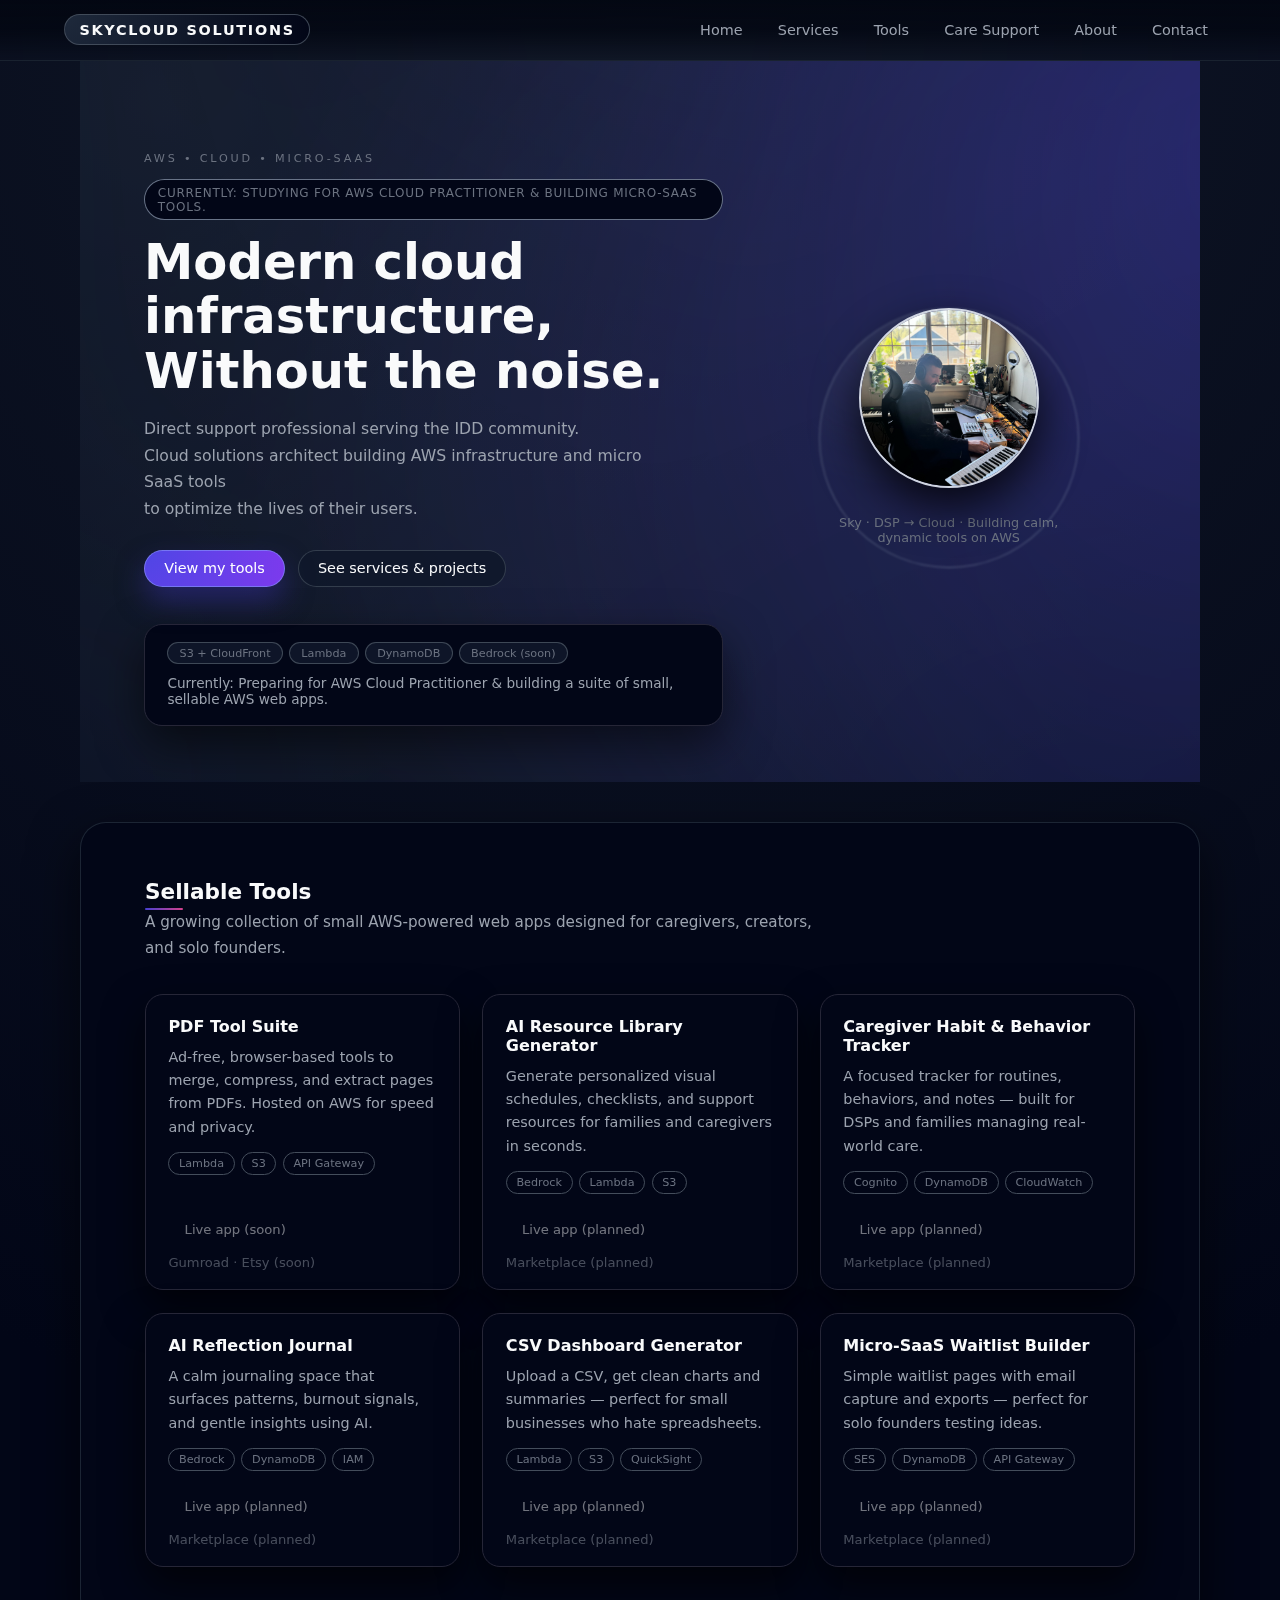
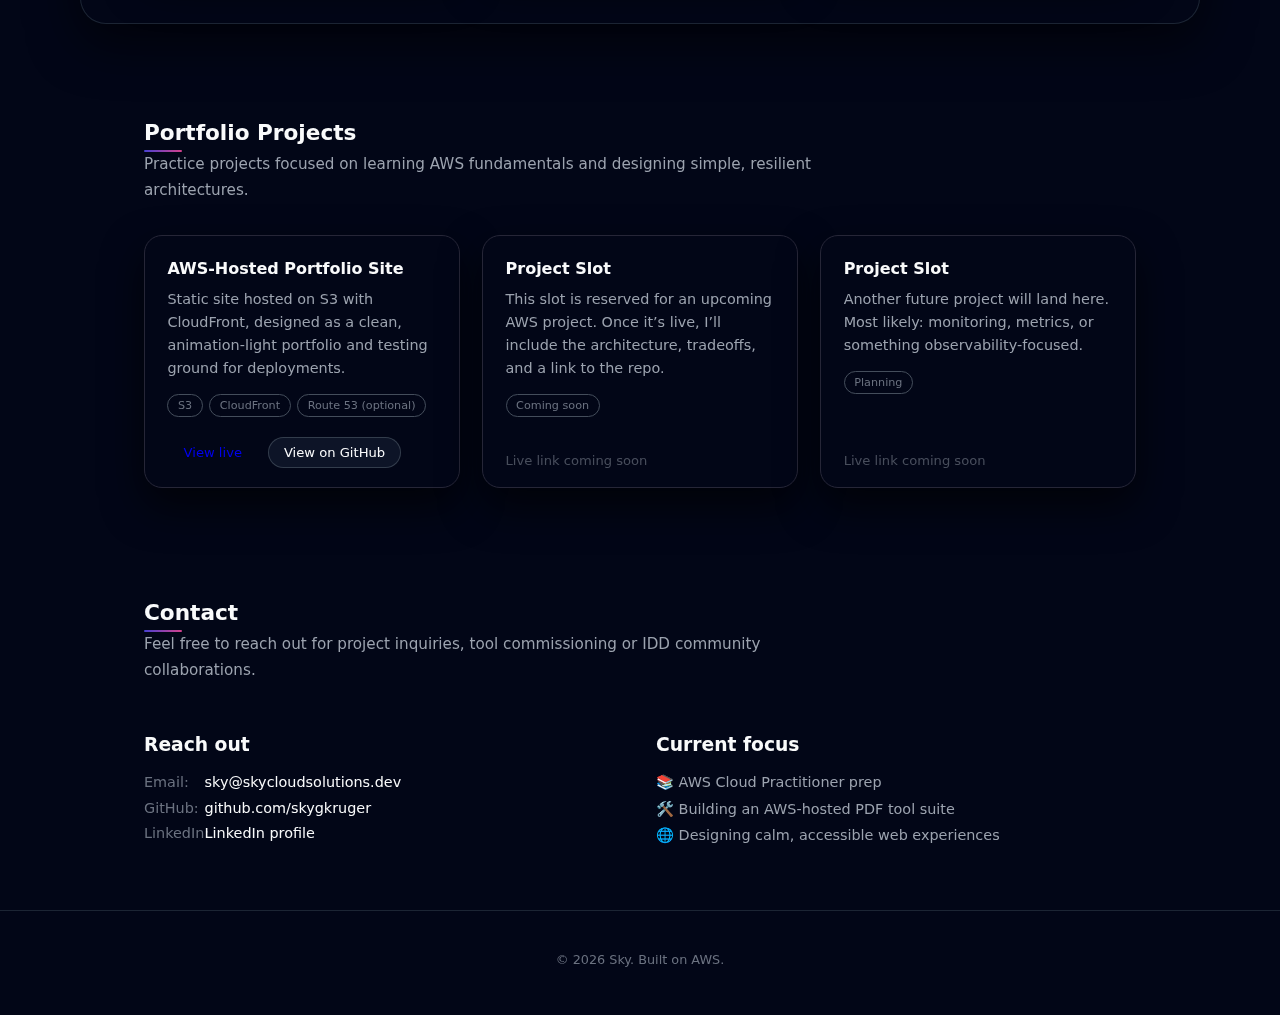
<file: index.html>
<!DOCTYPE html>
<html lang="en">
<head>
  <meta charset="UTF-8" />
  <title>SkyCloud Solutions | Cloud & Micro-SaaS Builder</title>
  <meta name="viewport" content="width=device-width, initial-scale=1" />
  <meta
    name="description"
    content="Sky – DSP turned cloud engineer, building AWS-powered tools for caregivers, creators, and small businesses."
  />
  <link rel="stylesheet" href="styles.css" />
</head>
<body>
  <header class="site-header">
    <div class="logo">SkyCloud&nbsp;Solutions</div>
    <nav class="nav">
      <a href="index.html" class="active">Home</a>
      <a href="services.html">Services</a>
      <a href="tools.html">Tools</a>
      <a href="care-support.html">Care Support</a>
      <a href="about.html">About</a>
      <a href="contact.html">Contact</a>
    </nav>
    <button class="nav-toggle" aria-label="Toggle navigation">
      <span></span><span></span><span></span>
    </button>
  </header>

  <main>
    <!-- HERO -->
    <section id="hero" class="hero">
      <!-- Ambient animated background -->
      <div class="hero-ambient">
        <div class="hero-ink-layer"></div>
        <div class="hero-particle-layer"></div>
      </div>

      <div class="hero-layout">
        <div class="hero-content">
          <p class="eyebrow">AWS • Cloud • Micro-SaaS</p>

          <p class="status-pill">
            Currently: Studying for AWS Cloud Practitioner & building micro-SaaS tools.
          </p>

          <h1>
            Modern cloud infrastructure,<br>
            Without the noise.
          </h1>
          <p class="hero-subtitle">
            Direct support professional serving the IDD community.<br> 
            Cloud solutions architect building AWS infrastructure and micro SaaS tools<br>
            to optimize the lives of their users.
          </p>
          <div class="hero-actions">
            <a href="tools.html" class="btn primary">View my tools</a>
            <a href="services.html" class="btn ghost">See services & projects</a>
          </div>

          <div class="hero-meta">
            <div class="pill-row">
              <span class="pill">S3 + CloudFront</span>
              <span class="pill">Lambda</span>
              <span class="pill">DynamoDB</span>
              <span class="pill">Bedrock (soon)</span>
            </div>
            <p class="hero-note">

              Currently: Preparing for AWS Cloud Practitioner & building a suite of small, sellable AWS web apps.
              
            </p>
          </div>
        </div>

        <!-- Avatar + “video” side -->
        <div class="hero-visual">
          <div class="hero-visual-orbit"></div>
          <div class="hero-avatar">
            <img src="assets/sky-avatar.jpg" alt="Portrait of Sky" />
          </div>
          <p class="hero-visual-caption">
            Sky · DSP → Cloud · Building calm, dynamic tools on AWS
          </p>
        </div>
      </div>
    </section>

    <!-- TOOLS (overview still on Home) -->
    <section id="tools" class="section section-alt">
      <div class="section-header">
        <h2>Sellable Tools</h2>
        <p>
          A growing collection of small AWS-powered web apps designed for caregivers, creators, and solo founders.
        </p>
      </div>

      <div class="card-grid">
        <!-- PDF Tool Suite -->
        <article class="card">
          <h3>PDF Tool Suite</h3>
          <p>
            Ad-free, browser-based tools to merge, compress, and extract pages
            from PDFs. Hosted on AWS for speed and privacy.
          </p>
          <ul class="tag-list">
            <li>Lambda</li>
            <li>S3</li>
            <li>API Gateway</li>
          </ul>
          <div class="card-actions">
            <a class="btn small disabled" aria-disabled="true">Live app (soon)</a>
            <span class="text-link disabled">Gumroad · Etsy (soon)</span>
          </div>
        </article>

        <!-- AI Resource Generator -->
        <article class="card">
          <h3>AI Resource Library Generator</h3>
          <p>
            Generate personalized visual schedules, checklists, and support
            resources for families and caregivers in seconds.
          </p>
          <ul class="tag-list">
            <li>Bedrock</li>
            <li>Lambda</li>
            <li>S3</li>
          </ul>
          <div class="card-actions">
            <a class="btn small disabled" aria-disabled="true">Live app (planned)</a>
            <span class="text-link disabled">Marketplace (planned)</span>
          </div>
        </article>

        <!-- Caregiver Habit Tracker -->
        <article class="card">
          <h3>Caregiver Habit & Behavior Tracker</h3>
          <p>
            A focused tracker for routines, behaviors, and notes — built for
            DSPs and families managing real-world care.
          </p>
          <ul class="tag-list">
            <li>Cognito</li>
            <li>DynamoDB</li>
            <li>CloudWatch</li>
          </ul>
          <div class="card-actions">
            <a class="btn small disabled" aria-disabled="true">Live app (planned)</a>
            <span class="text-link disabled">Marketplace (planned)</span>
          </div>
        </article>

        <!-- AI Reflection Journal -->
        <article class="card">
          <h3>AI Reflection Journal</h3>
          <p>
            A calm journaling space that surfaces patterns, burnout signals, and
            gentle insights using AI.
          </p>
          <ul class="tag-list">
            <li>Bedrock</li>
            <li>DynamoDB</li>
            <li>IAM</li>
          </ul>
          <div class="card-actions">
            <a class="btn small disabled" aria-disabled="true">Live app (planned)</a>
            <span class="text-link disabled">Marketplace (planned)</span>
          </div>
        </article>

        <!-- Dashboard Generator -->
        <article class="card">
          <h3>CSV Dashboard Generator</h3>
          <p>
            Upload a CSV, get clean charts and summaries — perfect for small
            businesses who hate spreadsheets.
          </p>
          <ul class="tag-list">
            <li>Lambda</li>
            <li>S3</li>
            <li>QuickSight</li>
          </ul>
          <div class="card-actions">
            <a class="btn small disabled" aria-disabled="true">Live app (planned)</a>
            <span class="text-link disabled">Marketplace (planned)</span>
          </div>
        </article>

        <!-- Waitlist Builder -->
        <article class="card">
          <h3>Micro-SaaS Waitlist Builder</h3>
          <p>
            Simple waitlist pages with email capture and exports — perfect for
            solo founders testing ideas.
          </p>
          <ul class="tag-list">
            <li>SES</li>
            <li>DynamoDB</li>
            <li>API Gateway</li>
          </ul>
          <div class="card-actions">
            <a class="btn small disabled" aria-disabled="true">Live app (planned)</a>
            <span class="text-link disabled">Marketplace (planned)</span>
          </div>
        </article>
      </div>
    </section>

    <!-- PROJECTS -->
    <section id="projects" class="section">
      <div class="section-header">
        <h2>Portfolio Projects</h2>
        <p>
          Practice projects focused on learning AWS fundamentals and designing
          simple, resilient architectures.
        </p>
      </div>

      <div class="card-grid">
        <!-- AWS-Hosted Portfolio Site -->
        <article class="card">
          <h3>AWS-Hosted Portfolio Site</h3>
          <p>
            Static site hosted on S3 with CloudFront, designed as a clean,
            animation-light portfolio and testing ground for deployments.
          </p>
          <ul class="tag-list">
            <li>S3</li>
            <li>CloudFront</li>
            <li>Route 53 (optional)</li>
          </ul>
          <div class="card-actions">
            <a
              href="https://d1a0wreol7j90p.cloudfront.net"
              class="btn small project-btn"
              target="_blank"
              rel="noreferrer"
            >
              View live
            </a>
            <a
              href="https://github.com/skygkruger/care-support-app"
              class="btn ghost small project-btn-secondary"
              target="_blank"
              rel="noreferrer"
            >
              View on GitHub
            </a>
          </div>
        </article>

        <!-- Placeholder project 1 -->
        <article class="card">
          <h3>Project Slot</h3>
          <p>
            This slot is reserved for an upcoming AWS project. Once it’s live,
            I’ll include the architecture, tradeoffs, and a link to the repo.
          </p>
          <ul class="tag-list">
            <li>Coming soon</li>
          </ul>
          <div class="card-actions">
            <span class="text-link disabled">Live link coming soon</span>
          </div>
        </article>

        <!-- Placeholder project 2 -->
        <article class="card">
          <h3>Project Slot</h3>
          <p>
            Another future project will land here. Most likely: monitoring,
            metrics, or something observability-focused.
          </p>
          <ul class="tag-list">
            <li>Planning</li>
          </ul>
          <div class="card-actions">
            <span class="text-link disabled">Live link coming soon</span>
          </div>
        </article>
      </div>
    </section>

    
    <!-- CONTACT -->
    <section id="contact" class="section">
      <div class="section-header">
        <h2>Contact</h2>
        <p>
          Feel free to reach out for project inquiries, tool commissioning or IDD community collaborations.
        </p>
      </div>

      <div class="contact-grid">
        <div>
          <h3>Reach out</h3>
          <ul class="contact-list">
            <li><span>Email:</span> <a href="mailto:sky@skycloudsolutions.dev">sky@skycloudsolutions.dev</a></li>
            <li><span>GitHub:</span> <a href="https://github.com/skygkruger" target="_blank">github.com/skygkruger</a></li>
            <li><span>LinkedIn:</span> <a href="https://www.linkedin.com/in/skyler-kruger-928b99391" target="_blank">LinkedIn profile</a></li>
          </ul>
        </div>

        <div>
          <h3>Current focus</h3>
          <ul class="focus-list">
            <li>📚 AWS Cloud Practitioner prep</li>
            <li>🛠️ Building an AWS-hosted PDF tool suite</li>
            <li>🌐 Designing calm, accessible web experiences</li>
          </ul>
        </div>
      </div>
    </section>
  </main>

  <footer class="site-footer">
    <p>© <span id="year"></span> Sky. Built on AWS.</p>
  </footer>

  <script src="script.js"></script>
</body>
</html>
</file>
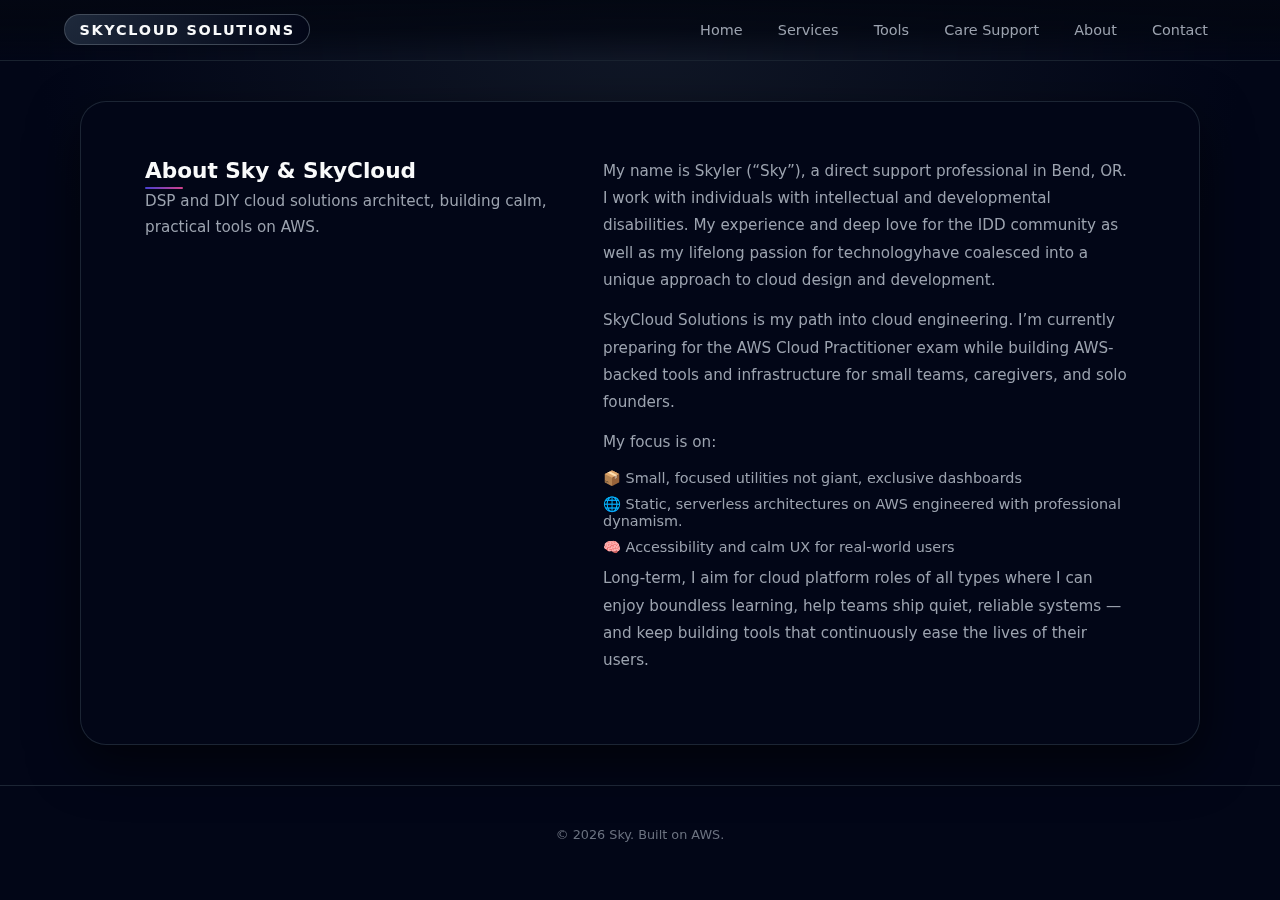
<file: about.html>
<!DOCTYPE html>
<html lang="en">
<head>
  <meta charset="UTF-8" />
  <title>About | SkyCloud Solutions</title>
  <meta name="viewport" content="width=device-width, initial-scale=1" />
  <link rel="stylesheet" href="styles.css" />
</head>
<body>
  <header class="site-header">
    <div class="logo">SkyCloud&nbsp;Solutions</div>
    <nav class="nav">
      <a href="index.html">Home</a>
      <a href="services.html">Services</a>
      <a href="tools.html">Tools</a>
      <a href="care-support.html">Care Support</a>
      <a href="about.html" class="active">About</a>
      <a href="contact.html">Contact</a>
    </nav>
    <button class="nav-toggle" aria-label="Toggle navigation">
      <span></span><span></span><span></span>
    </button>
  </header>

  <main>
    <section class="section section-split section-alt">
      <div class="section-header">
        <h2>About Sky & SkyCloud</h2>
        <p>
          DSP and DIY cloud solutions architect, building calm, practical tools on AWS.
        </p>
      </div>
      <div class="section-body">
        <p>
          My name is Skyler (“Sky”), a direct support professional in Bend, OR. I work with individuals
          with intellectual and developmental disabilities. My experience and deep love for the IDD community 
          as well as my lifelong passion for technologyhave coalesced into a unique approach to cloud design and development.
        </p>
        <p>
          SkyCloud Solutions is my path into cloud engineering. I’m currently preparing for the AWS
          Cloud Practitioner exam while building AWS-backed tools and infrastructure for small teams,
          caregivers, and solo founders.
        </p>
        <p>
          My focus is on:
        </p>
        <ul class="focus-list">
          <li>📦 Small, focused utilities not giant, exclusive dashboards</li>
          <li>🌐 Static, serverless architectures on AWS engineered with professional dynamism.</li>
          <li>🧠 Accessibility and calm UX for real-world users</li>
        </ul>
        <p>
          Long-term, I aim for cloud platform roles of all types where I can enjoy boundless learning, help teams ship quiet,
          reliable systems — and keep building tools that continuously ease the lives of their users.
        </p>
      </div>
    </section>
  </main>

  <footer class="site-footer">
    <p>© <span id="year"></span> Sky. Built on AWS.</p>
  </footer>

  <script src="script.js"></script>
</body>
</html>
</file>
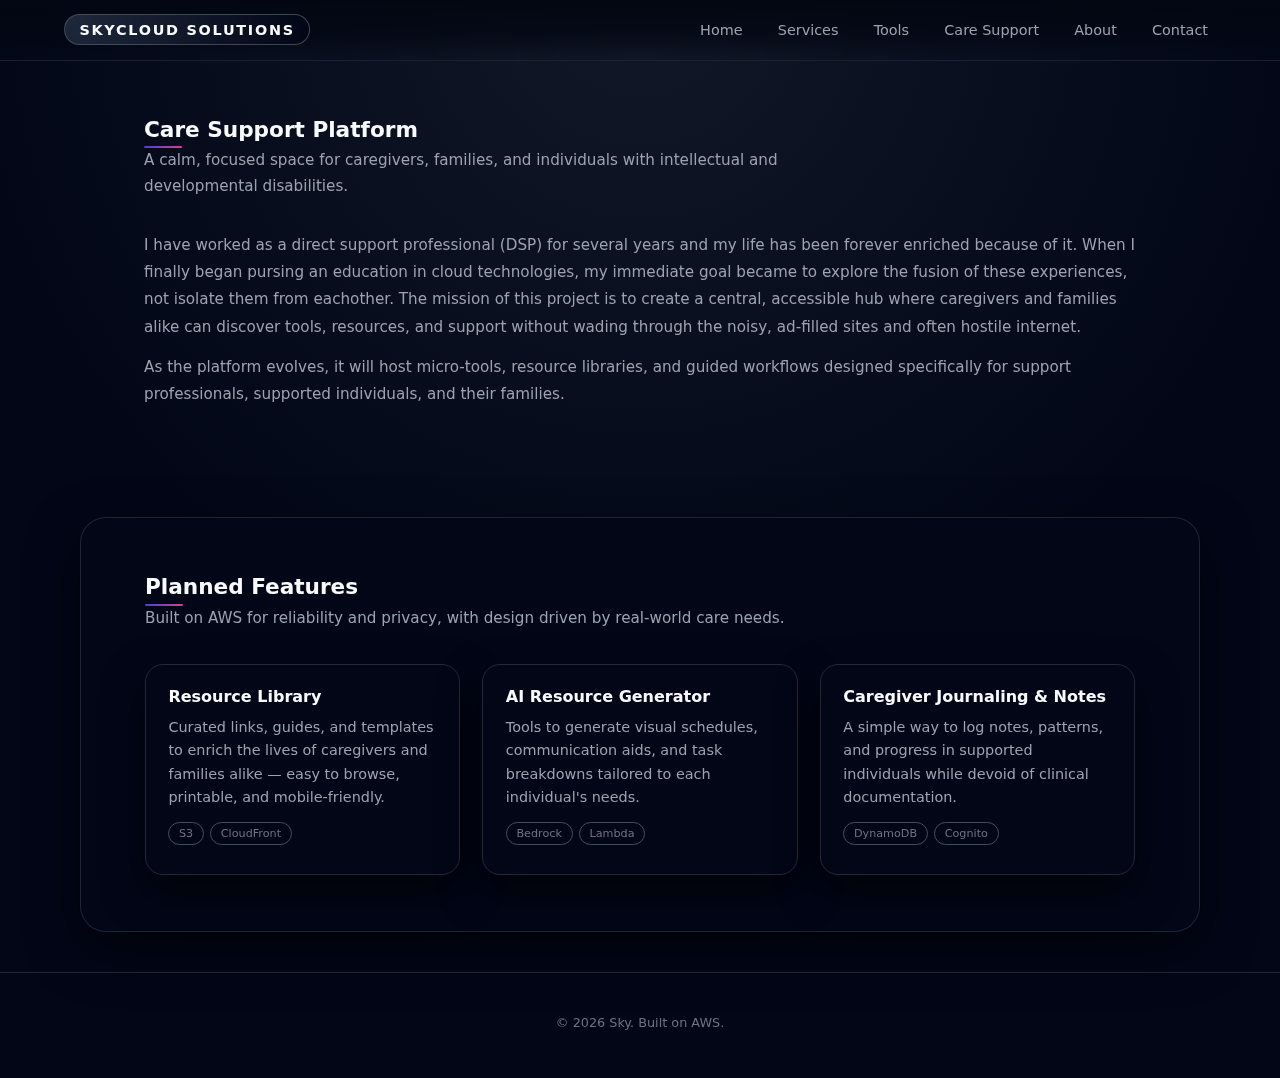
<file: care-support.html>
<!DOCTYPE html>
<html lang="en">
<head>
  <meta charset="UTF-8" />
  <title>Care Support | SkyCloud Solutions</title>
  <meta name="viewport" content="width=device-width, initial-scale=1" />
  <link rel="stylesheet" href="styles.css" />
</head>
<body>
  <header class="site-header">
    <div class="logo">SkyCloud&nbsp;Solutions</div>
    <nav class="nav">
      <a href="index.html">Home</a>
      <a href="services.html">Services</a>
      <a href="tools.html">Tools</a>
      <a href="care-support.html" class="active">Care Support</a>
      <a href="about.html">About</a>
      <a href="contact.html">Contact</a>
    </nav>
    <button class="nav-toggle" aria-label="Toggle navigation">
      <span></span><span></span><span></span>
    </button>
  </header>

  <main>
    <section class="section">
      <div class="section-header">
        <h2>Care Support Platform</h2>
        <p>
          A calm, focused space for caregivers, families, and individuals with intellectual and
          developmental disabilities.
        </p>
      </div>

      <div class="section-body">
        <p>
          I have worked as a direct support professional (DSP) for several years and my life has been forever enriched because of it. 
          When I finally began pursing an education in cloud technologies, my immediate goal became to explore the fusion of these experiences, not isolate them from eachother. 
          The mission of this project is to create a central, accessible hub where caregivers and
          families alike can discover tools, resources, and support without wading through the noisy, ad-filled
          sites and often hostile internet.
        </p>
        <p>
          As the platform evolves, it will host micro-tools, resource libraries, and guided workflows
          designed specifically for support professionals, supported individuals, and their families.
        </p>
      </div>
    </section>

    <section class="section section-alt">
      <div class="section-header">
        <h2>Planned Features</h2>
        <p>
          Built on AWS for reliability and privacy, with design driven by real-world care needs.
        </p>
      </div>

      <div class="card-grid">
        <article class="card">
          <h3>Resource Library</h3>
          <p>
            Curated links, guides, and templates to enrich the lives of caregivers and families alike — easy to browse,
            printable, and mobile-friendly.
          </p>
          <ul class="tag-list">
            <li>S3</li>
            <li>CloudFront</li>
          </ul>
        </article>

        <article class="card">
          <h3>AI Resource Generator</h3>
          <p>
            Tools to generate visual schedules, communication aids, and task breakdowns tailored
            to each individual's needs.
          </p>
          <ul class="tag-list">
            <li>Bedrock</li>
            <li>Lambda</li>
          </ul>
        </article>

        <article class="card">
          <h3>Caregiver Journaling & Notes</h3>
          <p>
            A simple way to log notes, patterns, and progress in supported individuals while devoid of clinical documentation.
          </p>
          <ul class="tag-list">
            <li>DynamoDB</li>
            <li>Cognito</li>
          </ul>
        </article>
      </div>
    </section>
  </main>

  <footer class="site-footer">
    <p>© <span id="year"></span> Sky. Built on AWS.</p>
  </footer>

  <script src="script.js"></script>
</body>
</html>
</file>
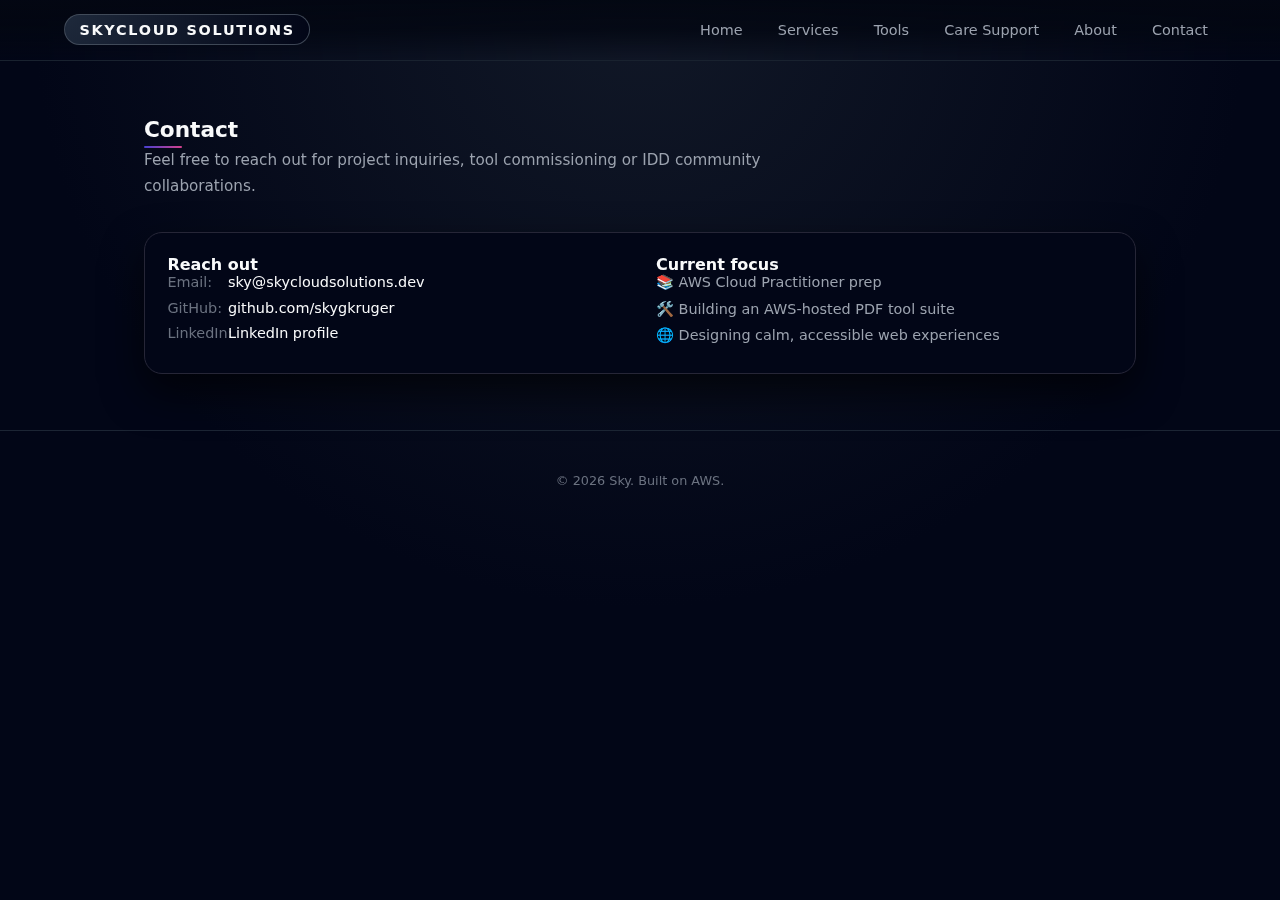
<file: contact.html>
<!DOCTYPE html>
<html lang="en">
<head>
  <meta charset="UTF-8" />
  <title>Contact | SkyCloud Solutions</title>
  <meta name="viewport" content="width=device-width, initial-scale=1" />
  <meta
    name="description"
    content="Contact SkyCloud Solutions for project inquiries, tool commissioning, or IDD community collaborations."
  />
  <link rel="stylesheet" href="styles.css" />
</head>
<body>
  <!-- HEADER -->
  <header class="site-header">
    <div class="logo">SKYCLOUD&nbsp;SOLUTIONS</div>
    <nav class="nav">
      <a href="index.html">Home</a>
      <a href="services.html">Services</a>
      <a href="tools.html">Tools</a>
      <a href="care-support.html">Care Support</a>
      <a href="about.html">About</a>
      <a href="contact.html" class="active">Contact</a>
    </nav>
    <button class="nav-toggle" aria-label="Toggle navigation">
      <span></span><span></span><span></span>
    </button>
  </header>

  <!-- MAIN -->
  <main>
    <section class="section">
      <div class="section-header">
        <h2>Contact</h2>
        <p>
          Feel free to reach out for project inquiries, tool commissioning or IDD community collaborations.
        </p>
      </div>

      <!-- CARD WRAPPER -->
      <div class="card contact-card">
        <div class="contact-grid">

          <!-- LEFT COLUMN -->
          <div>
            <h3>Reach out</h3>
            <ul class="contact-list">
              <li>
                <span>Email:</span>
                <a href="mailto:sky@skycloudsolutions.dev">sky@skycloudsolutions.dev</a>
              </li>
              <li>
                <span>GitHub:</span>
                <a href="https://github.com/skygkruger" target="_blank" rel="noreferrer">
                  github.com/skygkruger
                </a>
              </li>
              <li>
                <span>LinkedIn:</span>
                <a href="https://www.linkedin.com/in/skyler-kruger-928b99391" target="_blank" rel="noreferrer">
                  LinkedIn profile
                </a>
              </li>
            </ul>
          </div>

          <!-- RIGHT COLUMN -->
          <div>
            <h3>Current focus</h3>
            <ul class="focus-list">
              <li>📚 AWS Cloud Practitioner prep</li>
              <li>🛠️ Building an AWS-hosted PDF tool suite</li>
              <li>🌐 Designing calm, accessible web experiences</li>
            </ul>
          </div>

        </div>
      </div>
    </section>
  </main>

  <!-- FOOTER -->
  <footer class="site-footer">
    <p>© <span id="year"></span> Sky. Built on AWS.</p>
  </footer>

  <script src="script.js"></script>
</body>
</html>
</file>
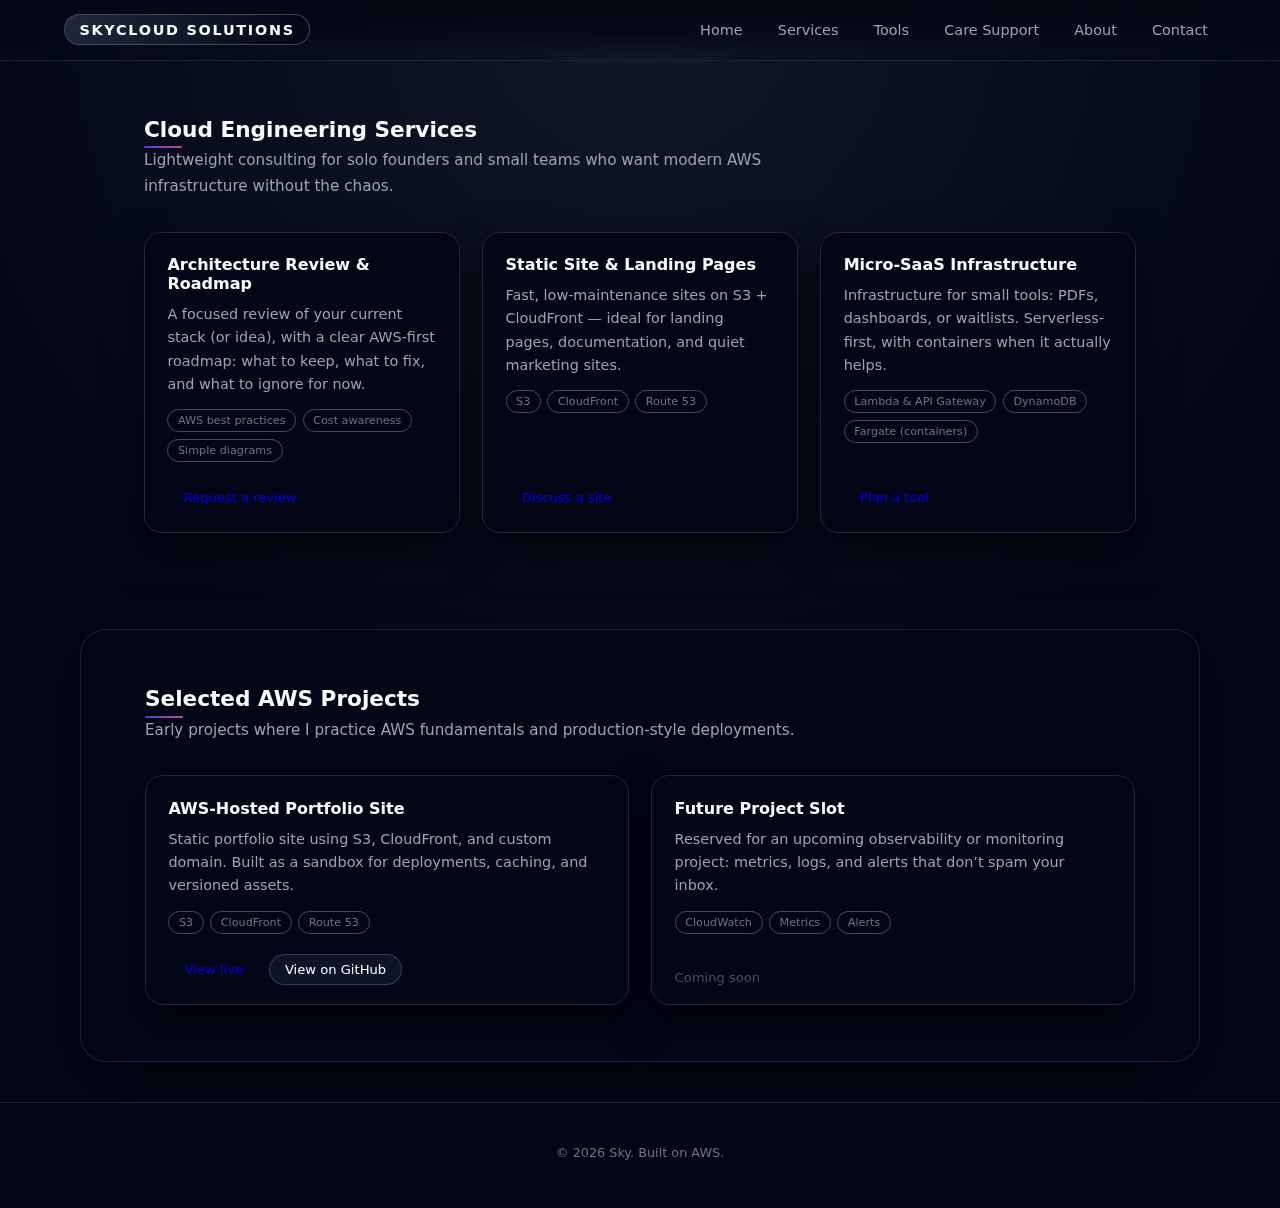
<file: services.html>
<!DOCTYPE html>
<html lang="en">
<head>
  <meta charset="UTF-8" />
  <title>Services | SkyCloud Solutions</title>
  <meta name="viewport" content="width=device-width, initial-scale=1" />
  <link rel="stylesheet" href="styles.css" />
</head>
<body>
  <header class="site-header">
    <div class="logo">SkyCloud&nbsp;Solutions</div>
    <nav class="nav">
      <a href="index.html">Home</a>
      <a href="services.html" class="active">Services</a>
      <a href="tools.html">Tools</a>
      <a href="care-support.html">Care Support</a>
      <a href="about.html">About</a>
      <a href="contact.html">Contact</a>
    </nav>
    <button class="nav-toggle" aria-label="Toggle navigation">
      <span></span><span></span><span></span>
    </button>
  </header>

  <main>
    <section class="section">
      <div class="section-header">
        <h2>Cloud Engineering Services</h2>
        <p>
          Lightweight consulting for solo founders and small teams who want modern AWS infrastructure
          without the chaos.
        </p>
      </div>

      <div class="card-grid">
        <article class="card">
          <h3>Architecture Review & Roadmap</h3>
          <p>
            A focused review of your current stack (or idea), with a clear AWS-first roadmap:
            what to keep, what to fix, and what to ignore for now.
          </p>
          <ul class="tag-list">
            <li>AWS best practices</li>
            <li>Cost awareness</li>
            <li>Simple diagrams</li>
          </ul>
          <div class="card-actions">
            <a href="contact.html" class="btn small">Request a review</a>
          </div>
        </article>

        <article class="card">
          <h3>Static Site & Landing Pages</h3>
          <p>
            Fast, low-maintenance sites on S3 + CloudFront — ideal for landing pages, documentation,
            and quiet marketing sites.
          </p>
          <ul class="tag-list">
            <li>S3</li>
            <li>CloudFront</li>
            <li>Route 53</li>
          </ul>
          <div class="card-actions">
            <a href="contact.html" class="btn small">Discuss a site</a>
          </div>
        </article>

        <article class="card">
          <h3>Micro-SaaS Infrastructure</h3>
          <p>
            Infrastructure for small tools: PDFs, dashboards, or waitlists. Serverless-first,
            with containers when it actually helps.
          </p>
          <ul class="tag-list">
            <li>Lambda & API Gateway</li>
            <li>DynamoDB</li>
            <li>Fargate (containers)</li>
          </ul>
          <div class="card-actions">
            <a href="contact.html" class="btn small">Plan a tool</a>
          </div>
        </article>
      </div>
    </section>

    <section class="section section-alt">
      <div class="section-header">
        <h2>Selected AWS Projects</h2>
        <p>
          Early projects where I practice AWS fundamentals and production-style deployments.
        </p>
      </div>

      <div class="card-grid">
        <article class="card">
          <h3>AWS-Hosted Portfolio Site</h3>
          <p>
            Static portfolio site using S3, CloudFront, and custom domain. Built as a sandbox for
            deployments, caching, and versioned assets.
          </p>
          <ul class="tag-list">
            <li>S3</li>
            <li>CloudFront</li>
            <li>Route 53</li>
          </ul>
          <div class="card-actions">
            <a
              href="https://d1a0wreol7j90p.cloudfront.net"
              class="btn small"
              target="_blank"
              rel="noreferrer"
            >
              View live
            </a>
            <a
              href="https://github.com/skygkruger/care-support-app"
              class="btn ghost small"
              target="_blank"
              rel="noreferrer"
            >
              View on GitHub
            </a>
          </div>
        </article>

        <article class="card">
          <h3>Future Project Slot</h3>
          <p>
            Reserved for an upcoming observability or monitoring project: metrics, logs, and alerts that
            don’t spam your inbox.
          </p>
          <ul class="tag-list">
            <li>CloudWatch</li>
            <li>Metrics</li>
            <li>Alerts</li>
          </ul>
          <div class="card-actions">
            <span class="text-link disabled">Coming soon</span>
          </div>
        </article>
      </div>
    </section>
  </main>

  <footer class="site-footer">
    <p>© <span id="year"></span> Sky. Built on AWS.</p>
  </footer>

  <script src="script.js"></script>
</body>
</html>
</file>
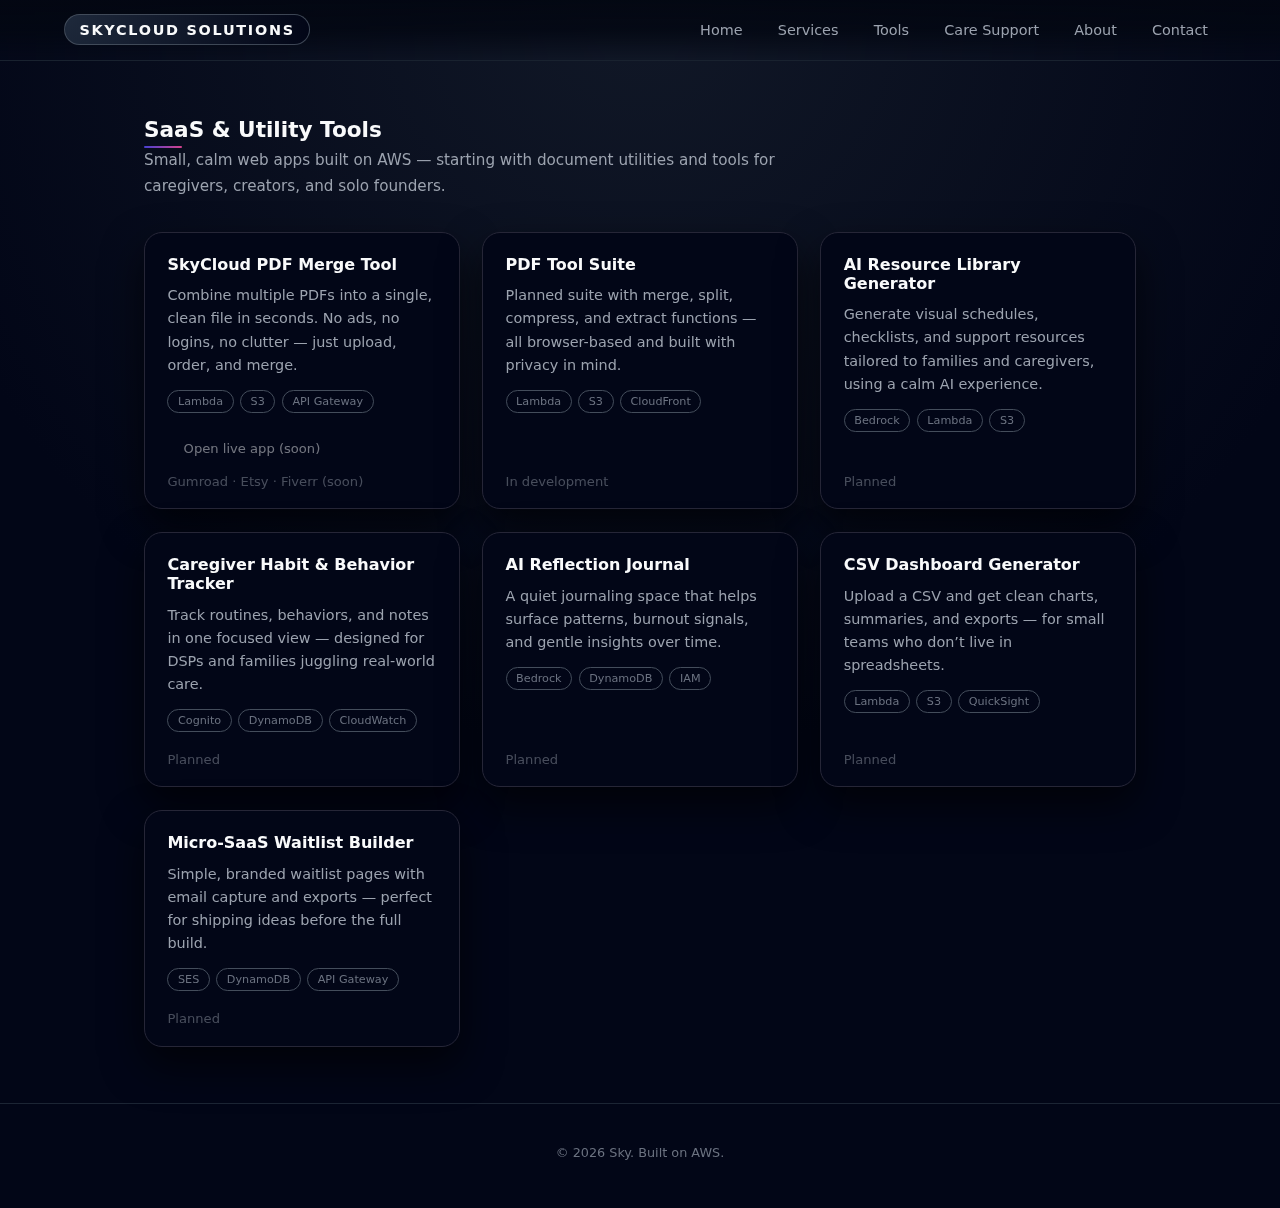
<file: tools.html>
<!DOCTYPE html>
<html lang="en">
<head>
  <meta charset="UTF-8" />
  <title>Tools | SkyCloud Solutions</title>
  <meta name="viewport" content="width=device-width, initial-scale=1" />
  <link rel="stylesheet" href="styles.css" />
</head>
<body>
  <header class="site-header">
    <div class="logo">SkyCloud&nbsp;Solutions</div>
    <nav class="nav">
      <a href="index.html">Home</a>
      <a href="services.html">Services</a>
      <a href="tools.html" class="active">Tools</a>
      <a href="care-support.html">Care Support</a>
      <a href="about.html">About</a>
      <a href="contact.html">Contact</a>
    </nav>
    <button class="nav-toggle" aria-label="Toggle navigation">
      <span></span><span></span><span></span>
    </button>
  </header>

  <main>
    <section class="section">
      <div class="section-header">
        <h2>SaaS & Utility Tools</h2>
        <p>
          Small, calm web apps built on AWS — starting with document utilities and tools for caregivers,
          creators, and solo founders.
        </p>
      </div>

      <div class="card-grid">
        <article class="card">
          <h3>SkyCloud PDF Merge Tool</h3>
          <p>
            Combine multiple PDFs into a single, clean file in seconds. No ads, no logins, no clutter —
            just upload, order, and merge.
          </p>
          <ul class="tag-list">
            <li>Lambda</li>
            <li>S3</li>
            <li>API Gateway</li>
          </ul>
          <div class="card-actions">
            <!-- TODO: update href when your tool is live -->
            <a class="btn small disabled" aria-disabled="true">Open live app (soon)</a>
            <span class="text-link disabled">Gumroad · Etsy · Fiverr (soon)</span>
          </div>
        </article>

        <article class="card">
          <h3>PDF Tool Suite</h3>
          <p>
            Planned suite with merge, split, compress, and extract functions — all browser-based and
            built with privacy in mind.
          </p>
          <ul class="tag-list">
            <li>Lambda</li>
            <li>S3</li>
            <li>CloudFront</li>
          </ul>
          <div class="card-actions">
            <span class="text-link disabled">In development</span>
          </div>
        </article>

        <article class="card">
          <h3>AI Resource Library Generator</h3>
          <p>
            Generate visual schedules, checklists, and support resources tailored to families and caregivers,
            using a calm AI experience.
          </p>
          <ul class="tag-list">
            <li>Bedrock</li>
            <li>Lambda</li>
            <li>S3</li>
          </ul>
          <div class="card-actions">
            <span class="text-link disabled">Planned</span>
          </div>
        </article>

        <article class="card">
          <h3>Caregiver Habit & Behavior Tracker</h3>
          <p>
            Track routines, behaviors, and notes in one focused view — designed for DSPs and families
            juggling real-world care.
          </p>
          <ul class="tag-list">
            <li>Cognito</li>
            <li>DynamoDB</li>
            <li>CloudWatch</li>
          </ul>
          <div class="card-actions">
            <span class="text-link disabled">Planned</span>
          </div>
        </article>

        <article class="card">
          <h3>AI Reflection Journal</h3>
          <p>
            A quiet journaling space that helps surface patterns, burnout signals, and gentle insights
            over time.
          </p>
          <ul class="tag-list">
            <li>Bedrock</li>
            <li>DynamoDB</li>
            <li>IAM</li>
          </ul>
          <div class="card-actions">
            <span class="text-link disabled">Planned</span>
          </div>
        </article>

        <article class="card">
          <h3>CSV Dashboard Generator</h3>
          <p>
            Upload a CSV and get clean charts, summaries, and exports — for small teams who don’t live
            in spreadsheets.
          </p>
          <ul class="tag-list">
            <li>Lambda</li>
            <li>S3</li>
            <li>QuickSight</li>
          </ul>
          <div class="card-actions">
            <span class="text-link disabled">Planned</span>
          </div>
        </article>

        <article class="card">
          <h3>Micro-SaaS Waitlist Builder</h3>
          <p>
            Simple, branded waitlist pages with email capture and exports — perfect for shipping
            ideas before the full build.
          </p>
          <ul class="tag-list">
            <li>SES</li>
            <li>DynamoDB</li>
            <li>API Gateway</li>
          </ul>
          <div class="card-actions">
            <span class="text-link disabled">Planned</span>
          </div>
        </article>
      </div>
    </section>
  </main>

  <footer class="site-footer">
    <p>© <span id="year"></span> Sky. Built on AWS.</p>
  </footer>

  <script src="script.js"></script>
</body>
</html>
</file>
<file: styles.css>
:root {
  --bg: #050509;
  --bg-elevated: #0e0e15;
  --bg-soft: #11111a;
  --border-subtle: #262637;
  --accent: #c084fc;
  --accent-soft: rgba(192, 132, 252, 0.16);
  --text-main: #f9fafb;
  --text-muted: #9ca3af;
  --text-soft: #6b7280;
  --danger: #f87171;
  --radius-lg: 18px;
  --radius-md: 999px;
  --shadow-soft: 0 18px 45px rgba(0, 0, 0, 0.55);
  --font-sans: system-ui, -apple-system, BlinkMacSystemFont, "SF Pro Text",
    "Inter", sans-serif;
}

/* RESET */
*,
*::before,
*::after {
  box-sizing: border-box;
}

html,
body {
  margin: 0;
  padding: 0;
  background: radial-gradient(circle at top, #111827 0, #020617 55%);
  color: var(--text-main);
  font-family: var(--font-sans);
  scroll-behavior: smooth;
}

body {
  min-height: 100vh;
}

body::before,
body::after {
  content: "";
  position: fixed;
  pointer-events: none;
  inset: auto;
  width: 420px;
  height: 420px;
  filter: blur(70px);
  opacity: 0.45;
  z-index: -1;
}

body::before {
  top: -80px;
  right: 5%;
  background: radial-gradient(circle, rgba(129, 140, 248, 0.38), transparent);
}

body::after {
  bottom: -120px;
  left: -40px;
  background: radial-gradient(circle, rgba(236, 72, 153, 0.28), transparent);
}

/* HEADER */
.site-header {
  position: sticky;
  top: 0;
  z-index: 20;
  display: flex;
  align-items: center;
  justify-content: space-between;
  padding: 0.9rem 5vw;
  backdrop-filter: blur(18px);
  background: linear-gradient(
    to bottom,
    rgba(3, 7, 18, 0.96),
    rgba(3, 7, 18, 0.82),
    transparent
  );
  border-bottom: 1px solid rgba(31, 41, 55, 0.8);
}

.logo {
  font-weight: 650;
  letter-spacing: 0.12em;
  text-transform: uppercase;
  font-size: 0.9rem;
  padding: 0.4rem 0.9rem;
  border-radius: var(--radius-md);
  border: 1px solid rgba(75, 85, 99, 0.8);
  background: radial-gradient(circle at top left, #1e293b, #020617);
}

.nav {
  display: flex;
  gap: 1.2rem;
  align-items: center;
}

.nav a {
  font-size: 0.9rem;
  text-decoration: none;
  color: var(--text-muted);
  padding: 0.3rem 0.5rem;
  border-radius: 999px;
  transition: color 0.18s ease, background 0.18s ease, transform 0.12s ease;
}

.nav a:hover {
  color: var(--text-main);
  background: rgba(15, 23, 42, 0.85);
  transform: translateY(-1px);
}

/* Mobile nav toggle */
.nav-toggle {
  display: none;
  background: none;
  border: none;
  padding: 0.35rem;
  cursor: pointer;
}

.nav-toggle span {
  display: block;
  width: 20px;
  height: 2px;
  margin: 4px 0;
  background: var(--text-main);
  border-radius: 999px;
}

/* HERO */
.hero {
  position: relative;
  overflow: hidden;
  padding: 5rem 5vw 3.5rem;
  max-width: 1120px;
  margin: 0 auto;
}

.hero-layout {
  position: relative;
  display: grid;
  grid-template-columns: minmax(0, 1.7fr) minmax(0, 1.1fr);
  gap: 2.4rem;
  align-items: center;
  z-index: 1; /* above background layers */
}

@media (max-width: 900px) {
  .hero-layout {
    grid-template-columns: minmax(0, 1fr);
  }
}


.hero-content {
  max-width: 680px;
}

.eyebrow {
  text-transform: uppercase;
  letter-spacing: 0.25em;
  font-size: 0.7rem;
  color: var(--text-soft);
  margin-bottom: 0.9rem;
}

.hero h1 {
  font-size: clamp(2.3rem, 4vw, 3.1rem);
  line-height: 1.1;
  margin: 0 0 1.1rem;
}

.hero-subtitle {
  max-width: 540px;
  color: var(--text-muted);
  font-size: 0.98rem;
  line-height: 1.7;
  margin-bottom: 1.7rem;
}

.hero-actions {
  display: flex;
  flex-wrap: wrap;
  gap: 0.8rem;
}

.status-pill {
  display: inline-flex;
  align-items: center;
  gap: 0.4rem;
  padding: 0.35rem 0.8rem;
  margin: 0 0 0.9rem;
  border-radius: 999px;
  border: 1px solid rgba(148, 163, 184, 0.7);
  background: radial-gradient(circle at top left, #020617, #020617);
  color: var(--text-soft);
  font-size: 0.75rem;
  letter-spacing: 0.06em;
  text-transform: uppercase;
}


.btn {
  display: inline-flex;
  align-items: center;
  justify-content: center;
  padding: 0.6rem 1.2rem;
  border-radius: 999px;
  border: 1px solid transparent;
  font-size: 0.9rem;
  font-weight: 500;
  cursor: pointer;
  text-decoration: none;
  transition: background 0.16s ease, color 0.16s ease, transform 0.12s ease,
    border-color 0.16s ease, box-shadow 0.16s ease;
}

.btn.primary {
  background: radial-gradient(circle at top left, #4f46e5, #7c3aed);
  border-color: rgba(129, 140, 248, 0.7);
  box-shadow: 0 14px 28px rgba(55, 48, 163, 0.5);
  color: white;
}

.btn.primary:hover {
  transform: translateY(-1px);
  box-shadow: 0 20px 35px rgba(55, 48, 163, 0.6);
}

.btn.ghost {
  background: rgba(15, 23, 42, 0.85);
  border-color: rgba(55, 65, 81, 0.9);
  color: var(--text-main);
}

.btn.ghost:hover {
  background: rgba(15, 23, 42, 1);
  transform: translateY(-1px);
}

.btn.small {
  padding: 0.45rem 0.95rem;
  font-size: 0.82rem;
}

/* HERO META */
.hero-meta {
  margin-top: 2.3rem;
  padding: 1.1rem 1.4rem;
  border-radius: var(--radius-lg);
  border: 1px solid var(--border-subtle);
  background: radial-gradient(circle at top left, #020617, #020617);
  box-shadow: var(--shadow-soft);
  max-width: 680px;
}

.pill-row {
  display: flex;
  flex-wrap: wrap;
  gap: 0.4rem;
  margin-bottom: 0.7rem;
}

.pill {
  padding: 0.2rem 0.7rem;
  font-size: 0.7rem;
  border-radius: 999px;
  border: 1px solid rgba(75, 85, 99, 0.8);
  color: var(--text-soft);
  background: rgba(15, 23, 42, 0.9);
}

.hero-note {
  margin: 0;
  font-size: 0.85rem;
  color: var(--text-muted);
}

.hero-ambient {
  position: absolute;
  inset: -40px;
  z-index: 0;
  overflow: hidden;
  pointer-events: none;
}

/* Ink / liquid diffusion layer */
.hero-ink-layer {
  position: absolute;
  inset: -40%;
  background:
    radial-gradient(circle at 10% 20%, rgba(15, 23, 42, 1) 0, transparent 45%),
    radial-gradient(circle at 80% 30%, rgba(79, 70, 229, 0.55) 0, transparent 55%),
    radial-gradient(circle at 20% 80%, rgba(15, 23, 42, 1) 0, transparent 50%),
    radial-gradient(circle at 70% 80%, rgba(15, 23, 42, 1) 0, transparent 55%);
  filter: blur(28px);
  opacity: 0.7;
  animation: heroInkDrift 26s ease-in-out infinite alternate;
}

/* Minimal particle drift */
.hero-particle-layer {
  position: absolute;
  inset: 0;
  background-image:
    radial-gradient(circle at 10% 10%, rgba(148, 163, 184, 0.18) 0, transparent 55%),
    radial-gradient(circle at 80% 20%, rgba(148, 163, 184, 0.12) 0, transparent 60%),
    radial-gradient(circle at 40% 80%, rgba(148, 163, 184, 0.14) 0, transparent 60%);
  opacity: 0.35;
  mix-blend-mode: screen;
  animation: heroParticleDrift 36s linear infinite alternate;
}

/* Keyframes for motion */
@keyframes heroInkDrift {
  0% {
    transform: translate3d(-8px, 4px, 0) scale(1.03);
  }
  50% {
    transform: translate3d(12px, -10px, 0) scale(1.08);
  }
  100% {
    transform: translate3d(-6px, 12px, 0) scale(1.05);
  }
}

@keyframes heroParticleDrift {
  0% {
    transform: translate3d(0, 0, 0);
  }
  50% {
    transform: translate3d(-12px, 10px, 0);
  }
  100% {
    transform: translate3d(10px, -12px, 0);
  }
}

.hero-visual {
  position: relative;
  display: flex;
  flex-direction: column;
  align-items: center;
  gap: 0.9rem;
  justify-self: center;
}

.hero-visual-orbit {
  position: absolute;
  width: 260px;
  height: 260px;
  border-radius: 999px;
  border: 1px solid rgba(148, 163, 184, 0.45);
  background: radial-gradient(circle at 30% 0%, rgba(148, 163, 184, 0.15), transparent 60%);
  filter: blur(1px);
  opacity: 0.9;
  animation: heroOrbitPulse 10s ease-in-out infinite alternate;
}

.hero-avatar {
  position: relative;
  width: 180px;
  height: 180px;
  border-radius: 50%;
  overflow: hidden;
  border: 2px solid rgba(226, 232, 240, 0.9);
  box-shadow: 0 18px 45px rgba(0, 0, 0, 0.8);
  backdrop-filter: blur(12px);
  animation: heroAvatarFloat 9s ease-in-out infinite alternate;
  z-index: 1;
}

.hero-avatar img {
  width: 100%;
  height: 100%;
  object-fit: cover;
}

.hero-visual-caption {
  font-size: 0.8rem;
  color: var(--text-soft);
  text-align: center;
  max-width: 220px;
}

/* Avatar motion */
@keyframes heroAvatarFloat {
  0% {
    transform: translate3d(0, 0, 0);
  }
  50% {
    transform: translate3d(0, -6px, 0);
  }
  100% {
    transform: translate3d(0, -2px, 0);
  }
}

@keyframes heroOrbitPulse {
  0% {
    transform: scale(1);
    opacity: 0.75;
  }
  100% {
    transform: scale(1.06);
    opacity: 1;
  }
}

@media (max-width: 900px) {
  .hero-visual-orbit {
    width: 220px;
    height: 220px;
  }
  .hero-avatar {
    width: 150px;
    height: 150px;
  }
}

/* SECTIONS */
.section {
  padding: 3.5rem 5vw;
  max-width: 1120px;
  margin: 0 auto;
}

.section-header {
  max-width: 680px;
  margin-bottom: 2rem;
}

.section-header h2 {
  font-size: 1.35rem;
  margin: 0 0 0.4rem;
}

.section-header h2 {
  position: relative;
}

.section-header h2::after {
  content: "";
  position: absolute;
  left: 0;
  bottom: -0.4rem;
  width: 38px;
  height: 2px;
  border-radius: 999px;
  background: linear-gradient(to right, #4f46e5, #ec4899);
  opacity: 0.9;
}


.section-header p {
  margin: 0;
  color: var(--text-muted);
  font-size: 0.95rem;
  line-height: 1.7;
}

.section-alt {
  background: radial-gradient(circle at top left, #020617, #020617);
  border-radius: 26px;
  border: 1px solid rgba(31, 41, 55, 0.9);
  box-shadow: 0 18px 50px rgba(0, 0, 0, 0.6);
  margin-top: 2.5rem;
  margin-bottom: 2.5rem;
}

/* GRID */
.card-grid {
  display: grid;
  grid-template-columns: repeat(auto-fit, minmax(260px, 1fr));
  gap: 1.4rem;
}

.card {
  border-radius: var(--radius-lg);
  background: radial-gradient(circle at top left, #020617, #020617);
  border: 1px solid var(--border-subtle);
  padding: 1.4rem 1.4rem 1.2rem;
  box-shadow: 0 18px 40px rgba(0, 0, 0, 0.65);
  display: flex;
  flex-direction: column;
  gap: 0.65rem;
  position: relative;
  overflow: hidden;
  transform: translateY(0);
  transition: transform 0.16s ease, box-shadow 0.16s ease,
    border-color 0.16s ease;
}

.card::before {
  content: "";
  position: absolute;
  inset: -40%;
  background: radial-gradient(
    circle at top,
    rgba(192, 132, 252, 0.23),
    transparent
  );
  opacity: 0;
  transition: opacity 0.2s ease;
}

.card:hover {
  transform: translateY(-4px);
  box-shadow: 0 24px 55px rgba(0, 0, 0, 0.75);
  border-color: rgba(148, 163, 184, 0.7);
}

.card:hover::before {
  opacity: 1;
}


.card:hover::before {
  opacity: 1;
}

.card h3 {
  margin: 0;
  font-size: 1rem;
}

.card p {
  margin: 0;
  color: var(--text-muted);
  font-size: 0.9rem;
  line-height: 1.6;
}

.tag-list {
  list-style: none;
  display: flex;
  flex-wrap: wrap;
  gap: 0.4rem;
  padding: 0;
  margin: 0.2rem 0 0.6rem;
}

.tag-list li {
  font-size: 0.7rem;
  padding: 0.25rem 0.6rem;
  border-radius: 999px;
  border: 1px solid rgba(75, 85, 99, 0.9);
  color: var(--text-soft);
}

.card-actions {
  margin-top: auto;
  display: flex;
  flex-wrap: wrap;
  gap: 0.6rem;
  align-items: center;
}

.text-link {
  font-size: 0.82rem;
  text-decoration: none;
  color: var(--text-muted);
}

.text-link:hover {
  color: var(--text-main);
}

.disabled {
  opacity: 0.45;
  cursor: default;
  pointer-events: none;
}

/* SPLIT SECTION */
.section-split {
  display: grid;
  grid-template-columns: minmax(0, 1.1fr) minmax(0, 1.4fr);
  gap: 2.5rem;
  align-items: flex-start;
}

.section-body p {
  margin: 0 0 0.8rem;
  font-size: 0.95rem;
  color: var(--text-muted);
  line-height: 1.8;
}

/* CONTACT */
.contact-grid {
  display: grid;
  grid-template-columns: minmax(0, 1.1fr) minmax(0, 1.1fr);
  gap: 2rem;
}

.contact-list,
.focus-list {
  list-style: none;
  margin: 0;
  padding: 0;
  font-size: 0.9rem;
  color: var(--text-muted);
}

.contact-list li,
.focus-list li {
  margin-bottom: 0.6rem;
}

.contact-list span {
  display: inline-block;
  width: 3.5rem;
  color: var(--text-soft);
}

.contact-list a {
  color: var(--text-main);
  text-decoration: none;
}

.contact-list a:hover {
  text-decoration: underline;
}

/* FOOTER */
.site-footer {
  padding: 1.8rem 5vw 2.2rem;
  text-align: center;
  font-size: 0.8rem;
  color: var(--text-soft);
  border-top: 1px solid rgba(31, 41, 55, 0.9);
}

/* RESPONSIVE */
@media (max-width: 768px) {
  .nav {
    position: fixed;
    inset: 3.2rem 1.1rem auto 1.1rem;
    padding: 0.9rem;
    flex-direction: column;
    align-items: flex-start;
    gap: 0.5rem;
    background: rgba(15, 23, 42, 0.98);
    border-radius: 18px;
    border: 1px solid rgba(55, 65, 81, 0.9);
    transform: translateY(-24px);
    opacity: 0;
    pointer-events: none;
    transition: opacity 0.16s ease, transform 0.16s ease;
  }

  .nav.open {
    opacity: 1;
    pointer-events: auto;
    transform: translateY(0);
  }

  .nav-toggle {
    display: inline-flex;
  }

  .hero {
    padding-top: 3.3rem;
  }

  .section-split,
  .contact-grid {
    grid-template-columns: minmax(0, 1fr);
  }
}
</file>
